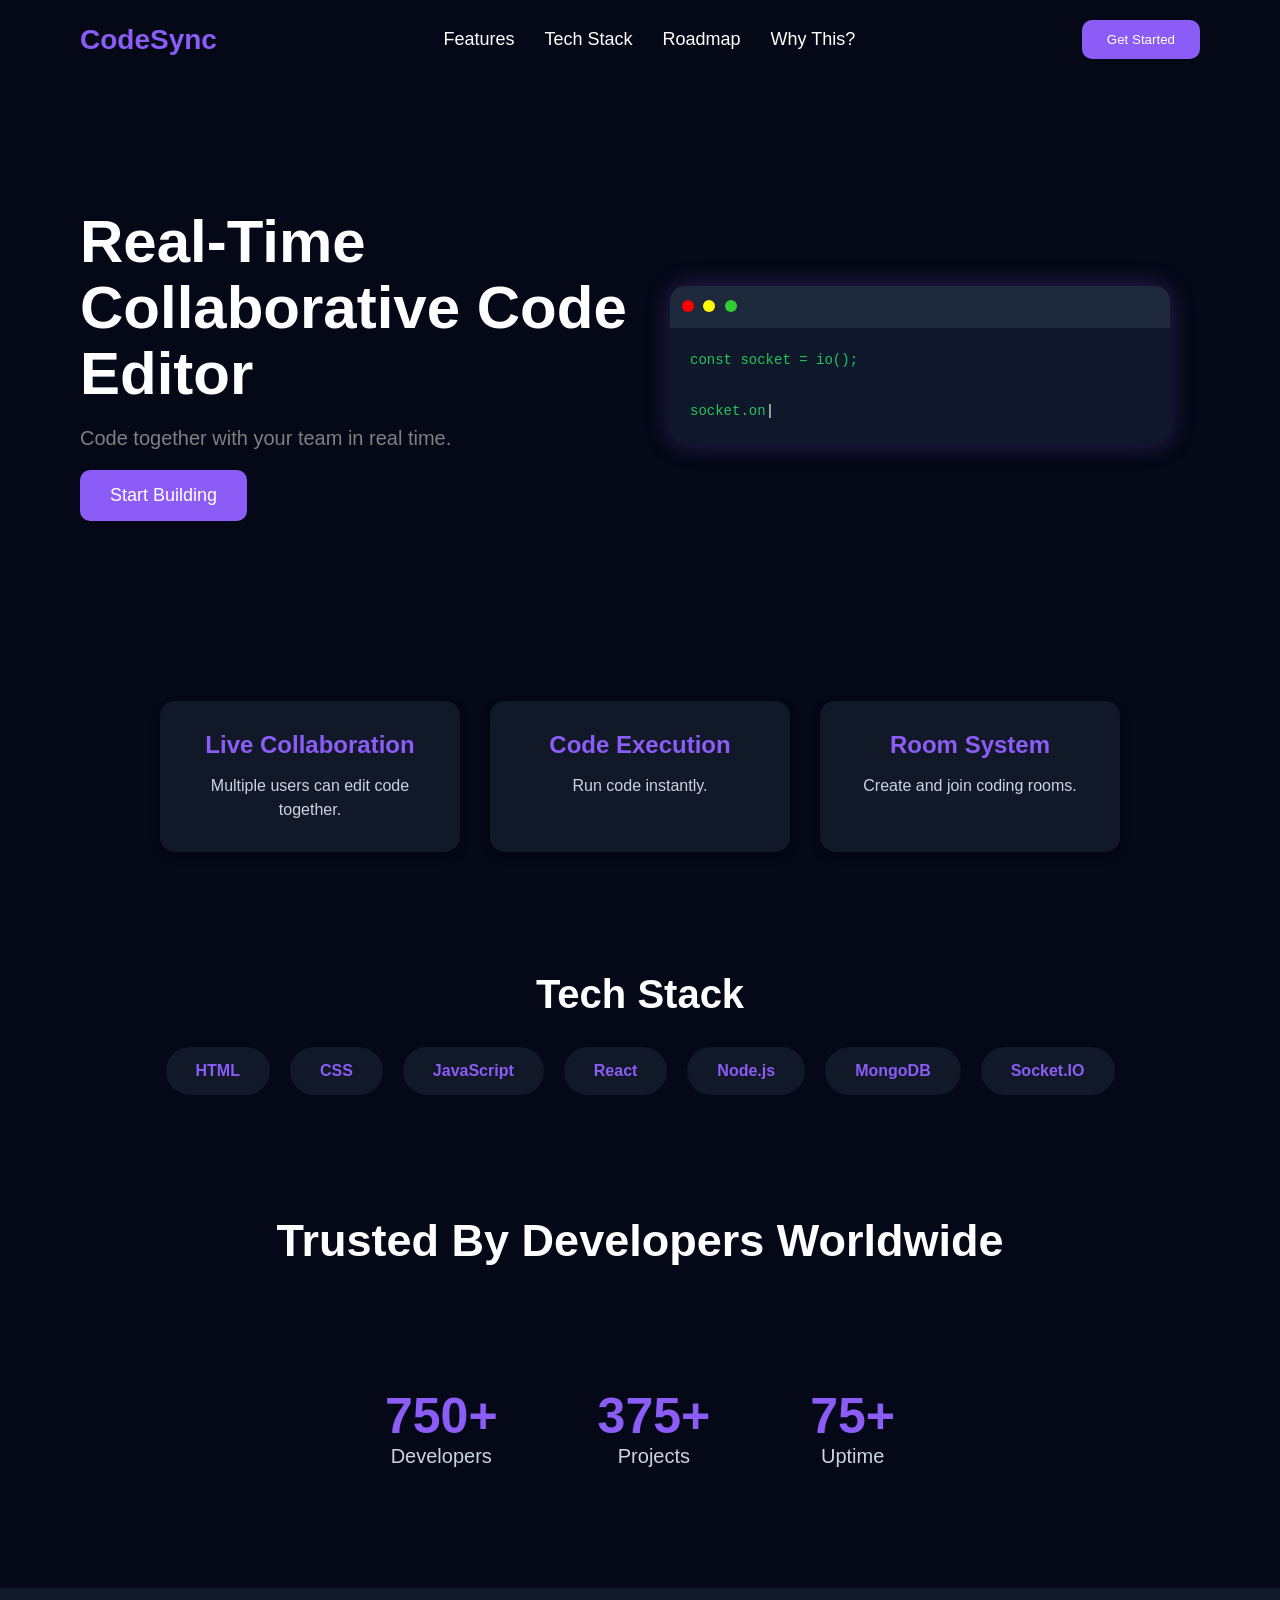
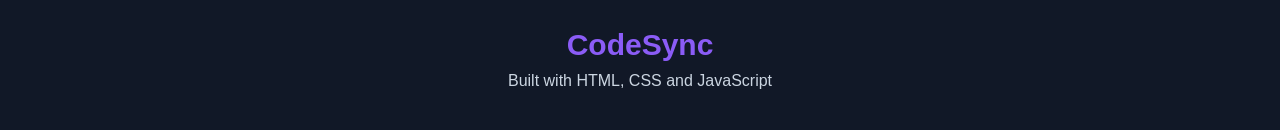
<file: index.html>
<!DOCTYPE html>
<html lang="en">
<head>
    <meta charset="UTF-8">
    <meta name="viewport" content="width=device-width, initial-scale=1.0">
    <title>CodeSync</title>
    <link rel="stylesheet" href="style.css">
</head>
<body>

    

    <nav>
        <div class="logo">CodeSync</div>

        <ul>
           <li><a href="#features">Features</a></li>
<li><a href="#tech">Tech Stack</a></li>
            <li><a href="#">Roadmap</a></li>
            <li><a href="#">Why This?</a></li>
        </ul>

        <button>Get Started</button>
    </nav>

<section class="hero">

   <div class="hero-left">
    <h1>Real-Time Collaborative Code Editor</h1>

    <p>
        Code together with your team in real time.
    </p>

    <a href="editor.html" class="hero-btn">Start Building</a>
</div>
    <div class="hero-right">

        <div class="editor">

            <div class="editor-header">
                <span class="dot red"></span>
                <span class="dot yellow"></span>
                <span class="dot green"></span>
            </div>

            <div class="editor-body">
<pre id="typing-code">



</pre>
            </div>

        </div>

    </div>

</section>
<section id="features" class="features hidden">

    <div class="card">
        <h2>Live Collaboration</h2>
        <p>Multiple users can edit code together.</p>
    </div>

    <div class="card">
        <h2>Code Execution</h2>
        <p>Run code instantly.</p>
    </div>

    <div class="card">
        <h2>Room System</h2>
        <p>Create and join coding rooms.</p>
    </div>

</section>
<section id="tech" class="tech-stack hidden">

    <h1>Tech Stack</h1>

    <div class="tech-container">
        <div class="tech">HTML</div>
        <div class="tech">CSS</div>
        <div class="tech">JavaScript</div>
        <div class="tech">React</div>
        <div class="tech">Node.js</div>
        <div class="tech">MongoDB</div>
        <div class="tech">Socket.IO</div>
    </div>

</section>
<h1 class="section-title">
    Trusted By Developers Worldwide
</h1>
<section class="stats hidden">
    <div class="stat">
        <h2>1000+</h2>
        <p>Developers</p>
    </div>

    <div class="stat">
        <h2>500+</h2>
        <p>Projects</p>
    </div>

    <div class="stat">
        <h2>99.9%</h2>
        <p>Uptime</p>
    </div>
</section>
<script src="script.js"></script>
<footer>
    <h3>CodeSync</h3>
    <p>Built with HTML, CSS and JavaScript</p>
</footer>
</body>
</html>
</file>
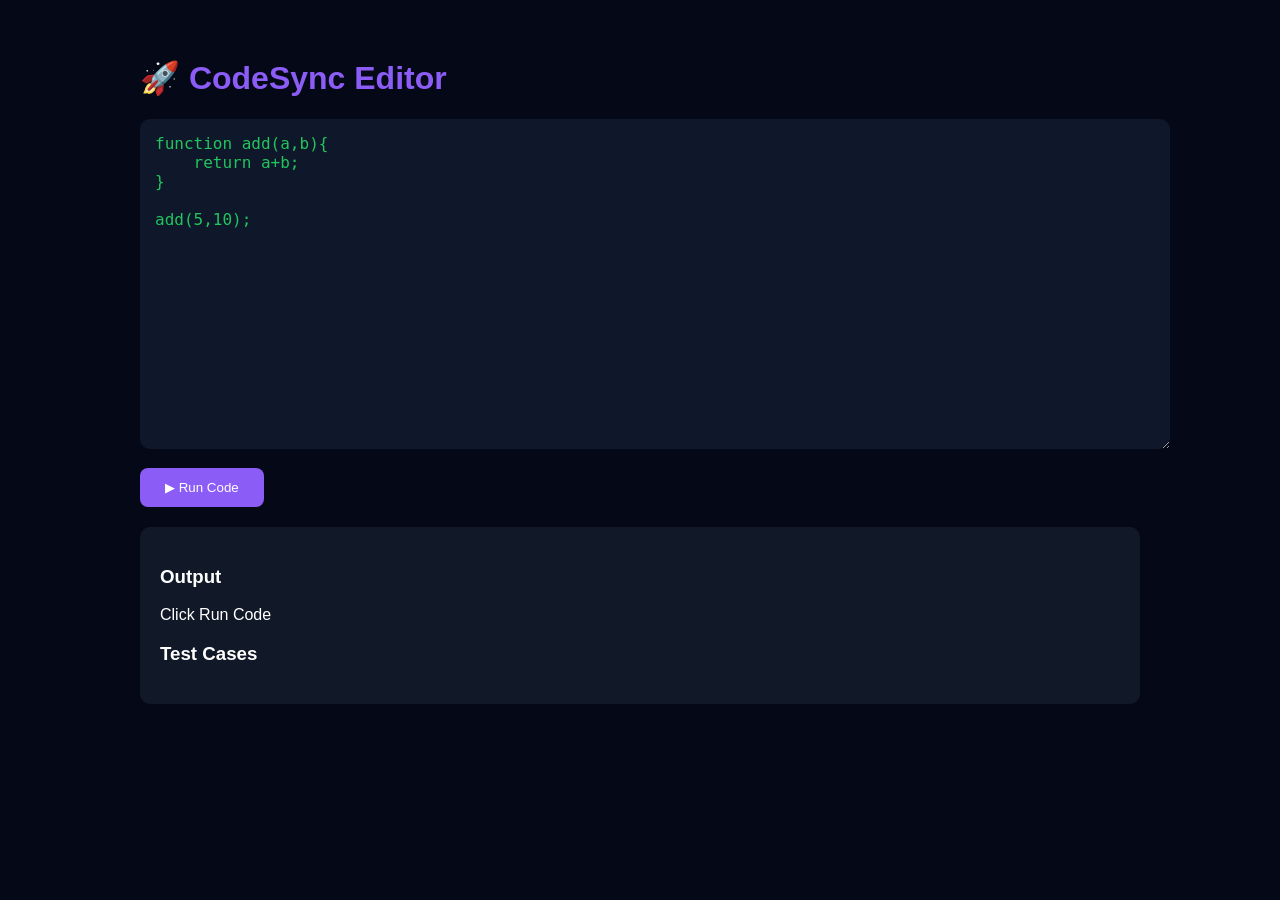
<file: editor.html>
<!DOCTYPE html>
<html>
<head>
<title>CodeSync Editor</title>

<style>
body{
    background:#050816;
    color:white;
    font-family:Arial,sans-serif;
    padding:30px;
}

.container{
    max-width:1000px;
    margin:auto;
}

h1{
    color:#8b5cf6;
}

textarea{
    width:100%;
    height:300px;
    background:#0f172a;
    color:#22c55e;
    border:none;
    padding:15px;
    font-size:16px;
    border-radius:10px;
}

button{
    margin-top:15px;
    padding:12px 25px;
    background:#8b5cf6;
    color:white;
    border:none;
    border-radius:8px;
    cursor:pointer;
}

.output{
    margin-top:20px;
    background:#111827;
    padding:20px;
    border-radius:10px;
}

.error{
    color:red;
}

.pass{
    color:limegreen;
}
</style>
</head>

<body>

<div class="container">

<h1>🚀 CodeSync Editor</h1>

<textarea id="code">
function add(a,b){
    return a+b;
}

add(5,10);
</textarea>

<br>

<button onclick="runCode()">▶ Run Code</button>

<div class="output">
    <h3>Output</h3>
    <p id="result">Click Run Code</p>

    <h3>Test Cases</h3>
    <div id="tests"></div>
</div>
<script>

function runCode() {

    const code = document.getElementById("code").value;

    const result = document.getElementById("result");
    const tests = document.getElementById("tests");

    try {

        const output = eval(code);

        result.innerHTML = `
            <span style="color:limegreen">
            ✓ Code Executed Successfully
            </span>
            <br><br>
            Output: ${output}
        `;

        tests.innerHTML = `
            <p style="color:limegreen">✓ Test Case 1 Passed</p>
            <p style="color:limegreen">✓ Test Case 2 Passed</p>
        `;

    }

    catch(error){

        result.innerHTML = `
            <span style="color:red">
            ❌ Runtime Error
            </span>
        `;

        tests.innerHTML = `
            <p style="color:red">${error.message}</p>
        `;
    }
}

</script>

</body>
</html>
</file>
<file: style.css>
*{
    margin:0;
    padding:0;
    box-sizing:border-box;
}

body{
    background-color:#050816;
    color:white;
    font-family:Arial, sans-serif;
}

nav{
    display:flex;
    justify-content:space-between;
    align-items:center;

    padding:20px 80px;
}

.logo{
    font-size:28px;
    font-weight:bold;
    color:#8b5cf6;
}

ul{
    display:flex;
    list-style:none;
    gap:30px;
}

ul li a{
    text-decoration:none;
    color:white;
    font-size:18px;
}

button{
    padding:12px 25px;
    border:none;
    border-radius:10px;
    background:#8b5cf6;
    color:white;
    cursor:pointer;
}
.hero{
    display:flex;
    justify-content:space-between;
    align-items:center;
    padding:80px;
    margin-top:50px;
}

.hero-left{
    width:50%;
}

.hero-left h1{
    font-size:70px;
    line-height:1.1;
    margin-bottom:20px;
}

.hero-left p{
    font-size:22px;
    color:gray;
    margin-bottom:30px;
}

.hero-right{
    width:50%;
    display:flex;
    justify-content:center;
}

.hero-btn{
    padding:15px 30px;
    font-size:18px;
}

.hero h1{
    font-size:60px;
    margin-bottom:20px;
}

.hero p{
    font-size:20px;
    color:gray;
    margin-bottom:20px;
}

.hero-btn{
    padding:15px 30px;
    font-size:18px;
}
.features{
    display:flex;
    justify-content:center;
    gap:30px;
    margin-top:100px;
    padding:0 50px;
}

.card{
    background:#111827;
    padding:30px;
    border-radius:15px;
    width:300px;
    text-align:center;
    box-shadow:0px 4px 10px rgba(0,0,0,0.3);
    transition:0.3s;
}

.card:hover{
    transform:translateY(-10px);
}

.card h2{
    color:#8b5cf6;
    margin-bottom:15px;
}

.card p{
    color:#cbd5e1;
    line-height:1.5;
}
.tech-stack{
    text-align:center;
    margin-top:100px;
}

.tech-stack h1{
    margin-bottom:30px;
    font-size:40px;
}

.tech-container{
    display:flex;
    justify-content:center;
    flex-wrap:wrap;
    gap:20px;
}

.tech{
    background:#111827;
    padding:15px 30px;
    border-radius:30px;
    color:#8b5cf6;
    font-weight:bold;
}
.editor{
    width:500px;
    background:#0f172a;
    border-radius:15px;
    overflow:hidden;
    box-shadow:0 0 25px rgba(139,92,246,0.3);
}

.editor-header{
    background:#1e293b;
    padding:12px;
}

.dot{
    height:12px;
    width:12px;
    border-radius:50%;
    display:inline-block;
    margin-right:5px;
}

.red{
    background:red;
}

.yellow{
    background:yellow;
}

.green{
    background:limegreen;
}

.editor-body{
    padding:20px;
}

.editor-body pre{
    color:#22c55e;
    font-size:14px;
    line-height:1.8;
}
button:hover{
    transform:scale(1.05);
    transition:0.3s;
}
.tech:hover{
    background:#8b5cf6;
    color:white;
}
html{
    scroll-behavior:smooth;
}
.stats{
    display:flex;
    justify-content:center;
    gap:100px;
    margin-top:100px;
    text-align:center;
}

.stat h2{
    font-size:50px;
    color:#8b5cf6;
}

.stat p{
    font-size:20px;
    color:#cbd5e1;
}
.tech-stack{
    margin-top:120px;
}

.stats{
    margin-top:120px;
}
footer{
    margin-top:120px;
    padding:40px;
    text-align:center;
    background:#111827;
}

footer h3{
    color:#8b5cf6;
    font-size:30px;
    margin-bottom:10px;
}

footer p{
    color:#cbd5e1;
}
.section-title{
    text-align:center;
    margin-top:120px;
    margin-bottom:50px;
    font-size:45px;
}

.particles{
    position:fixed;
    width:100%;
    height:100%;
    top:0;
    left:0;
    z-index:-1;
    background:
    radial-gradient(circle at 20% 20%, #8b5cf6 2px, transparent 2px),
    radial-gradient(circle at 70% 40%, #8b5cf6 2px, transparent 2px),
    radial-gradient(circle at 40% 80%, #8b5cf6 2px, transparent 2px);
    animation: moveBg 10s linear infinite;
}

@keyframes moveBg{
    from{
        transform:translateY(0);
    }
    to{
        transform:translateY(-50px);
    }
}

.hidden{
    opacity:0;
    transform:translateY(50px);
    transition:all 1s;
}

.show{
    opacity:1;
    transform:translateY(0);
}
.logo{
    animation: glow 2s infinite alternate;
}

@keyframes glow{
    from{
        text-shadow:0 0 10px #8b5cf6;
    }
    to{
        text-shadow:0 0 30px #8b5cf6;
    }
}

#typing-code::after{
    content:"|";
    animation: blink 0.8s infinite;
    color:white;
}

@keyframes blink{
    50%{
        opacity:0;
    }
}
.editor{
    animation: float 4s ease-in-out infinite;
}

@keyframes float{
    0%{
        transform: translateY(0);
    }
    50%{
        transform: translateY(-15px);
    }
    100%{
        transform: translateY(0);
    }
}

.hero-btn{
    display:inline-block;
    padding:15px 30px;
    font-size:18px;
    background:#8b5cf6;
    color:white;
    text-decoration:none;
    border-radius:10px;
}
</file>
